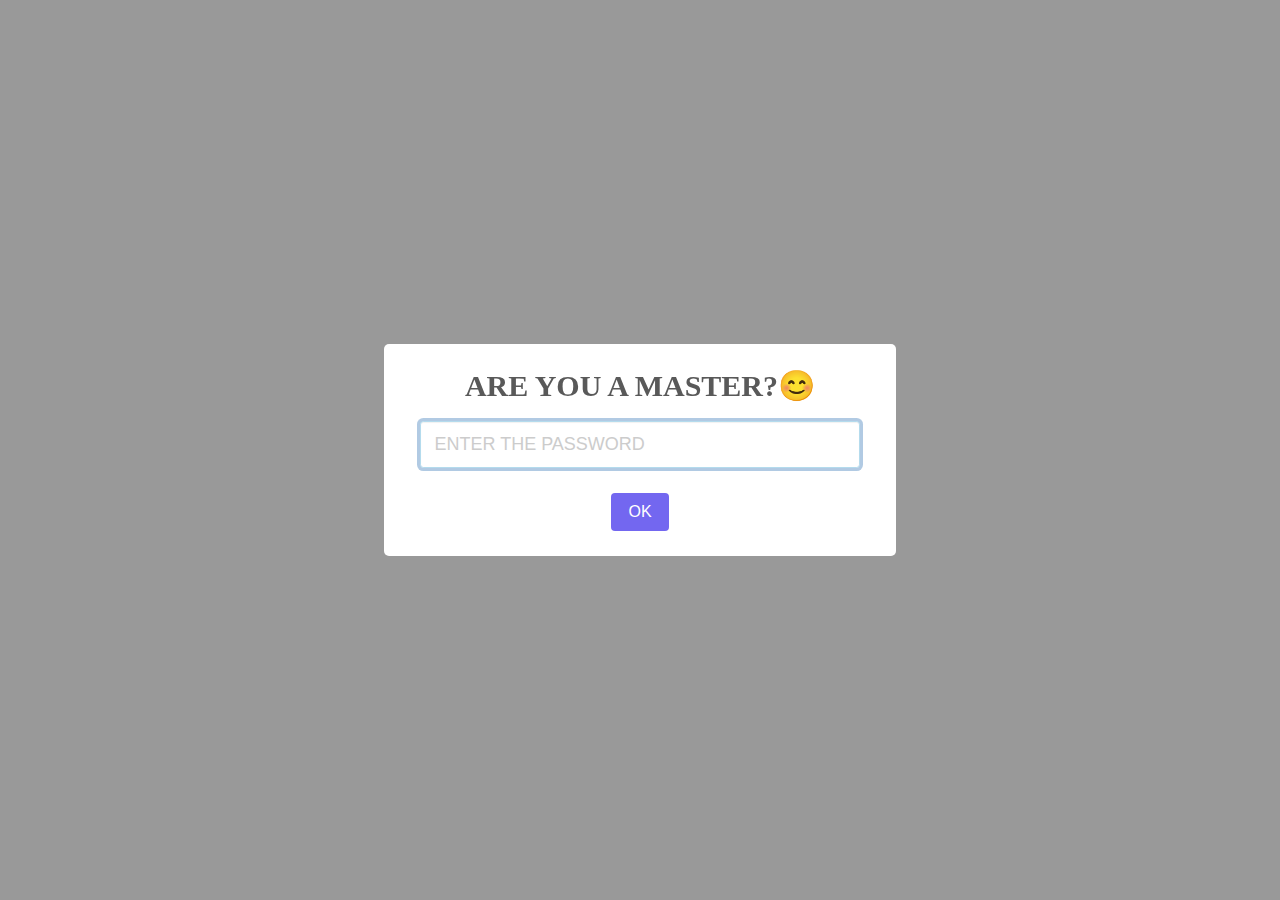
<file: password.html>
<!DOCTYPE html>
<html lang="en">
  <head>
    <meta charset="UTF-8" />
    <meta http-equiv="X-UA-Compatible" content="IE=edge" />
    <meta name="viewport" content="width=device-width, initial-scale=1.0" />
    <script src="sweetalert2.all.min.js"></script>
    <script>
      function checkMaster() {
        Swal.fire({
          title: "ARE YOU A MASTER?😊",
          input: "password",
          inputPlaceholder: "ENTER THE PASSWORD",
          inputAttributes: {
            maxlength: 10,
            autocapitalize: "off",
            autocorrect: "off",
          },
        }).then((result) => {
          if (result.value == "imsoyoung")
            Swal.fire({
              icon: "success",
              title: "HELLO MASTER 😘💗",
              type: "success",
            }).then(function () {
              window.location = "master.html";
            });
          else
            Swal.fire({
              icon: "error",
              title: "YOU ARE NOT A MASTER😠",
              text: "IF YOU ARE, PLEASE TRY AGAIN",
              type: "error",
            }).then(function () {
              window.location = "contact.html";
            });
        });
      }
    </script>
    <title>Document</title>
  </head>
  <body onload="checkMaster()"></body>
</html>
</file>
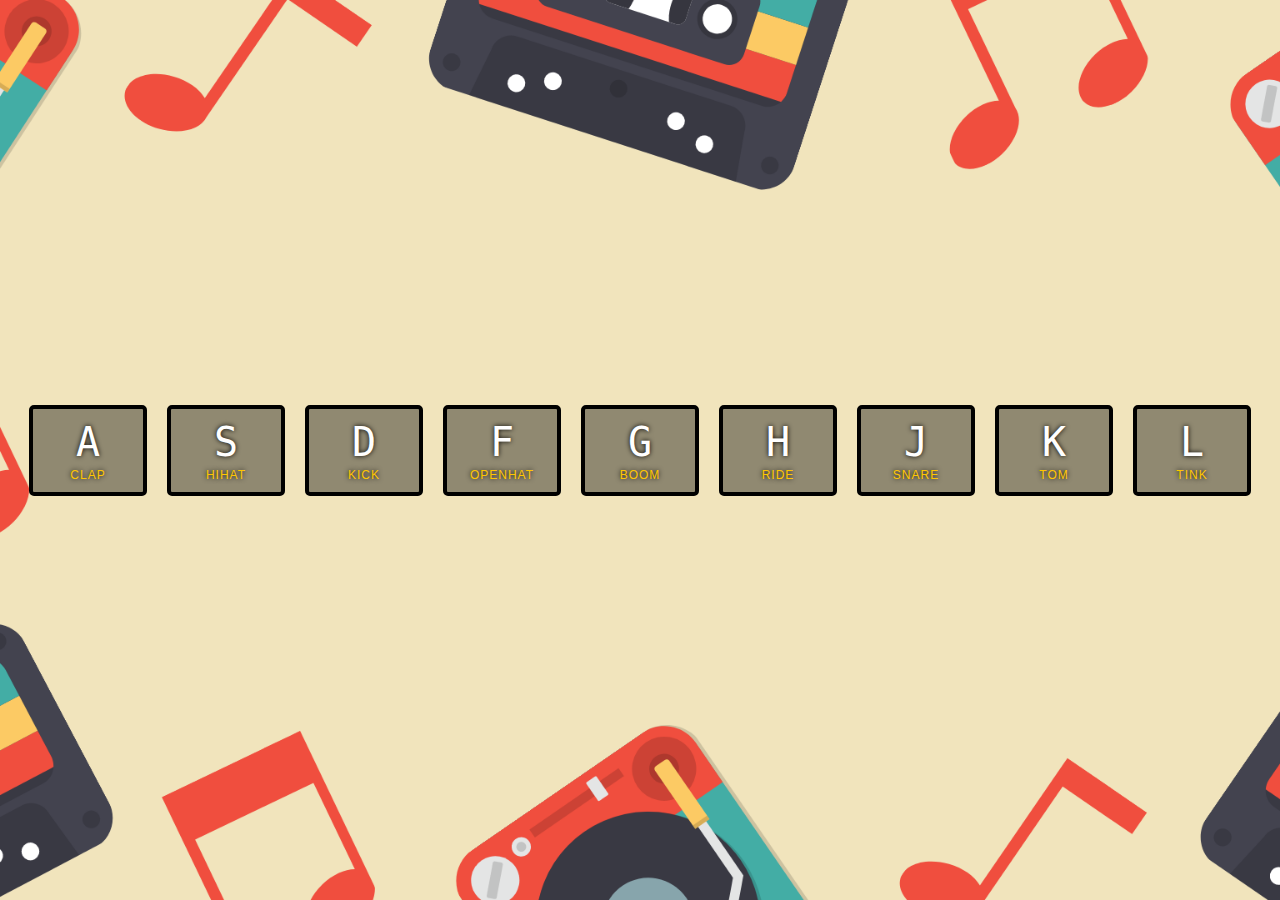
<file: projects/drum.html>
<!DOCTYPE html>
<html lang="en">
  <head>
    <meta charset="UTF-8" />
    <title>JS Drum Kit</title>
    <link rel="stylesheet" href="style.css" />
  </head>
  <body>
    <div class="keys">
      <div data-key="65" class="key">
        <kbd>A</kbd>
        <span class="sound">clap</span>
      </div>
      <div data-key="83" class="key">
        <kbd>S</kbd>
        <span class="sound">hihat</span>
      </div>
      <div data-key="68" class="key">
        <kbd>D</kbd>
        <span class="sound">kick</span>
      </div>
      <div data-key="70" class="key">
        <kbd>F</kbd>
        <span class="sound">openhat</span>
      </div>
      <div data-key="71" class="key">
        <kbd>G</kbd>
        <span class="sound">boom</span>
      </div>
      <div data-key="72" class="key">
        <kbd>H</kbd>
        <span class="sound">ride</span>
      </div>
      <div data-key="74" class="key">
        <kbd>J</kbd>
        <span class="sound">snare</span>
      </div>
      <div data-key="75" class="key">
        <kbd>K</kbd>
        <span class="sound">tom</span>
      </div>
      <div data-key="76" class="key">
        <kbd>L</kbd>
        <span class="sound">tink</span>
      </div>
    </div>

    <audio data-key="65" src="sounds/clap.wav"></audio>
    <audio data-key="83" src="sounds/hihat.wav"></audio>
    <audio data-key="68" src="sounds/kick.wav"></audio>
    <audio data-key="70" src="sounds/openhat.wav"></audio>
    <audio data-key="71" src="sounds/boom.wav"></audio>
    <audio data-key="72" src="sounds/ride.wav"></audio>
    <audio data-key="74" src="sounds/snare.wav"></audio>
    <audio data-key="75" src="sounds/tom.wav"></audio>
    <audio data-key="76" src="sounds/tink.wav"></audio>

    <script>
      function removeTransition(e) {
        if (e.propertyName !== "transform") return;
        e.target.classList.remove("playing");
      }

      function playSound(e) {
        const audio = document.querySelector(`audio[data-key="${e.keyCode}"]`);
        const key = document.querySelector(`div[data-key="${e.keyCode}"]`);
        if (!audio) return;

        key.classList.add("playing");
        audio.currentTime = 0;
        audio.play();
      }

      const keys = Array.from(document.querySelectorAll(".key"));
      keys.forEach((key) =>
        key.addEventListener("transitionend", removeTransition)
      );
      window.addEventListener("keydown", playSound);
    </script>
  </body>
</html>
</file>
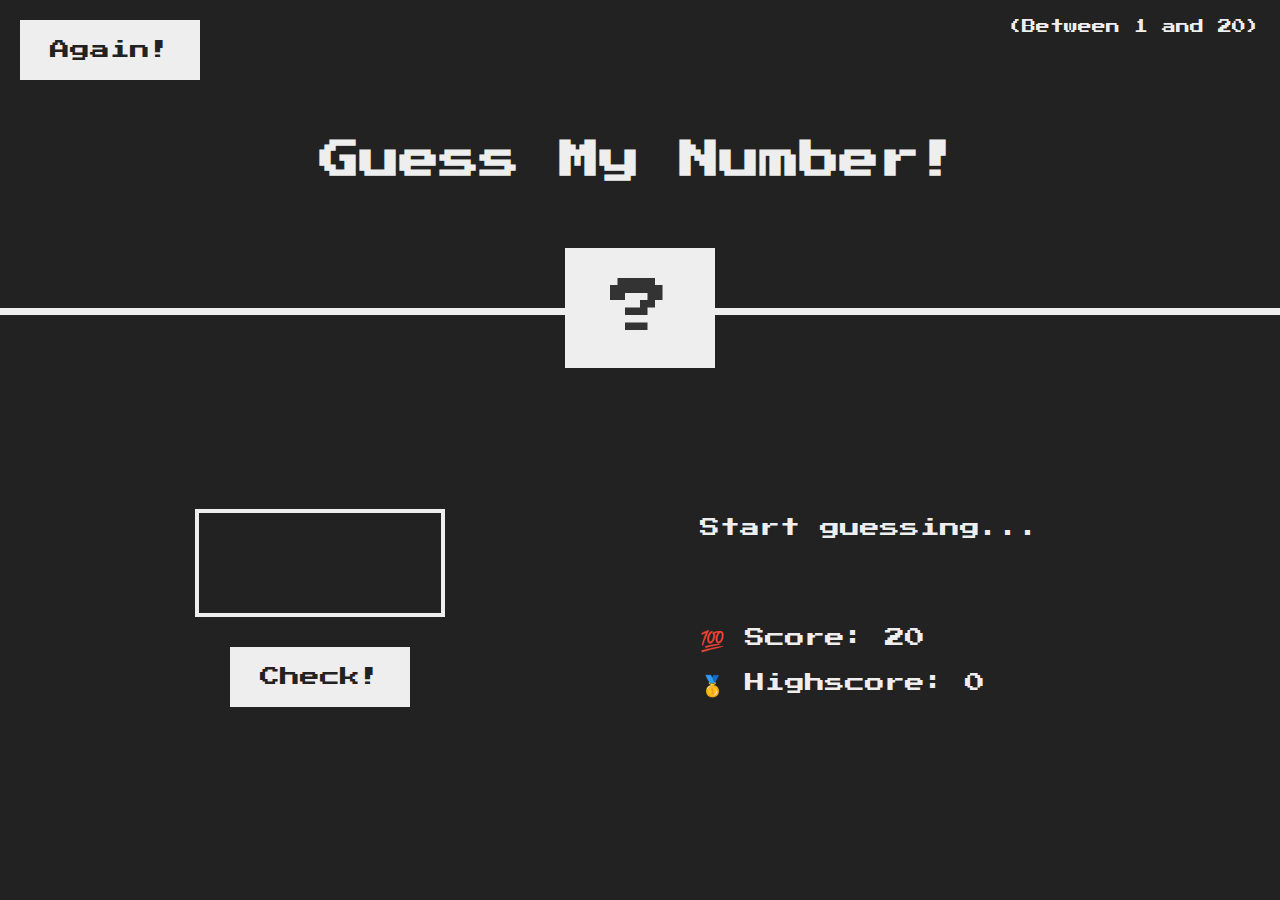
<file: projects/guess.html>
<!DOCTYPE html>
<html lang="en">
  <head>
    <meta charset="UTF-8" />
    <meta name="viewport" content="width=device-width, initial-scale=1.0" />
    <meta http-equiv="X-UA-Compatible" content="ie=edge" />
    <link rel="stylesheet" href="guess.css" />
    <title>Guess My Number!</title>
  </head>
  <body>
    <header>
      <h1>Guess My Number!</h1>
      <p class="between">(Between 1 and 20)</p>
      <button class="btn again">Again!</button>
      <div class="number">?</div>
    </header>
    <main>
      <section class="left">
        <input type="number" class="guess" />
        <button class="btn check">Check!</button>
      </section>
      <section class="right">
        <p class="message">Start guessing...</p>
        <p class="label-score">💯 Score: <span class="score">20</span></p>
        <p class="label-highscore">
          🥇 Highscore: <span class="highscore">0</span>
        </p>
      </section>
    </main>
    <script src="guess.js"></script>
  </body>
</html>
</file>
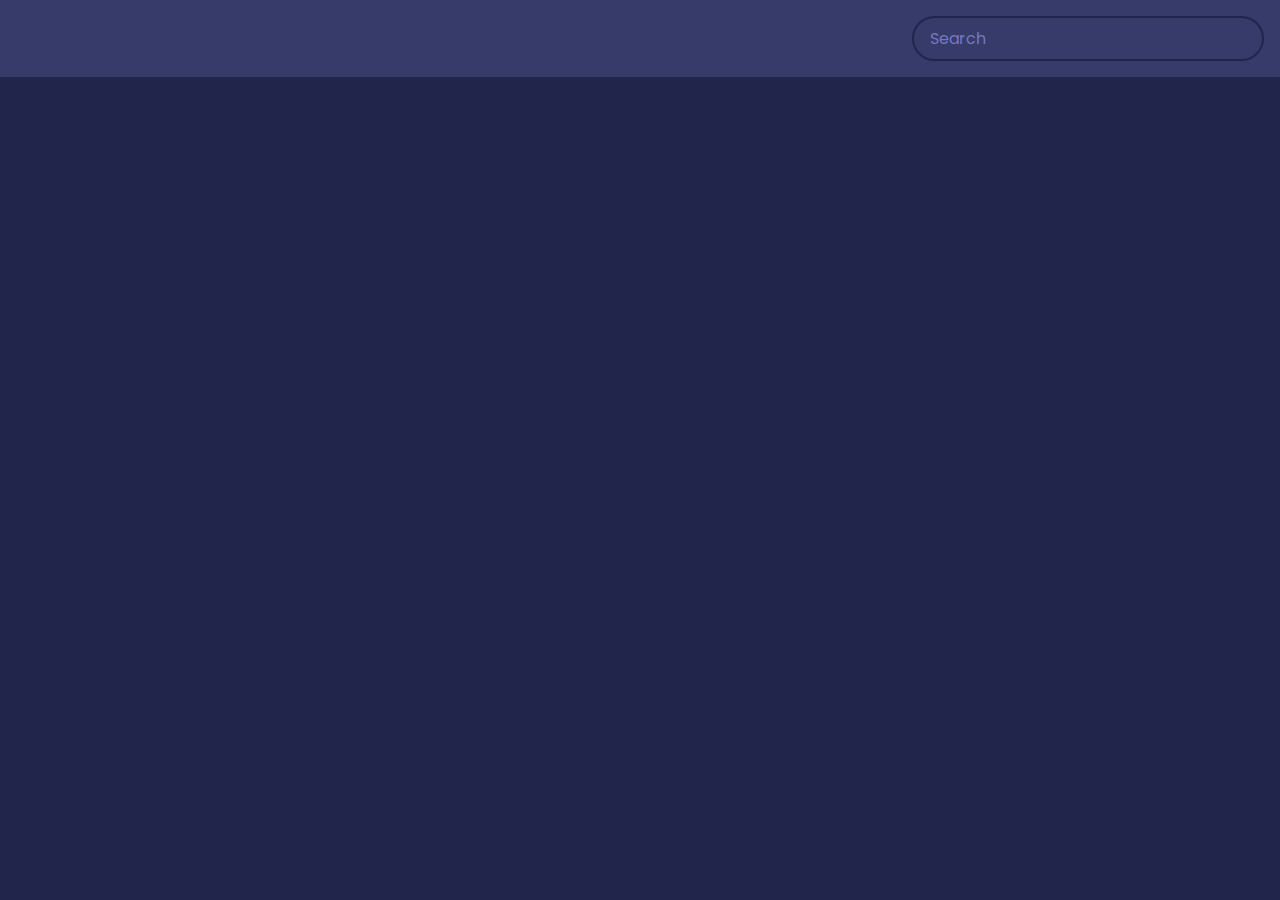
<file: projects/movie.html>
<!DOCTYPE html>
<html lang="en">
  <head>
    <meta charset="UTF-8" />
    <meta name="viewport" content="width=device-width, initial-scale=1.0" />
    <link rel="stylesheet" href="movie.css" />
    <title>Movie App</title>
  </head>
  <body>
    <header>
      <form id="form">
        <input type="text" id="search" class="search" placeholder="Search" />
      </form>
    </header>

    <main id="main"></main>

    <script src="movie.js"></script>
  </body>
</html>
</file>
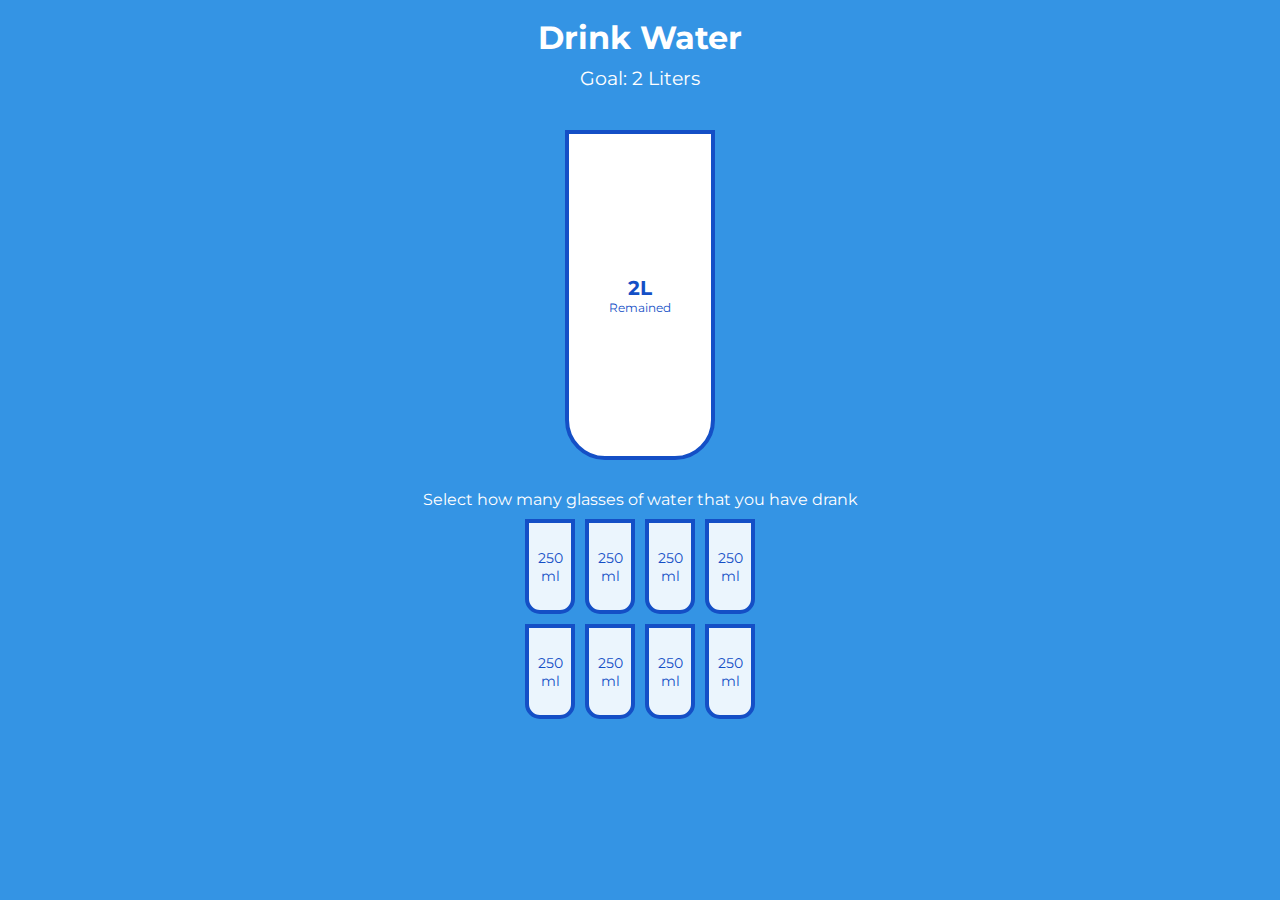
<file: projects/water.html>
<!DOCTYPE html>
<html lang="en">
  <head>
    <meta charset="UTF-8" />
    <meta name="viewport" content="width=device-width, initial-scale=1.0" />
    <link rel="stylesheet" href="water.css" />
    <title>Drink Water</title>
  </head>
  <body>
    <h1>Drink Water</h1>
    <h3>Goal: 2 Liters</h3>

    <div class="cup">
      <div class="remained" id="remained">
        <span id="liters"></span>
        <small>Remained</small>
      </div>

      <div class="percentage" id="percentage"></div>
    </div>

    <p class="text">Select how many glasses of water that you have drank</p>

    <div class="cups">
      <div class="cup cup-small">250 ml</div>
      <div class="cup cup-small">250 ml</div>
      <div class="cup cup-small">250 ml</div>
      <div class="cup cup-small">250 ml</div>
      <div class="cup cup-small">250 ml</div>
      <div class="cup cup-small">250 ml</div>
      <div class="cup cup-small">250 ml</div>
      <div class="cup cup-small">250 ml</div>
    </div>

    <script src="water.js"></script>
  </body>
</html>
</file>
<file: projects/style.css>
html {
  font-size: 10px;
  background: url("background.png") bottom center;
  background-size: cover;
}

body,
html {
  margin: 0;
  padding: 0;
  font-family: sans-serif;
}

.keys {
  display: flex;
  flex: 1;
  min-height: 100vh;
  align-items: center;
  justify-content: center;
}

.key {
  border: 0.4rem solid black;
  border-radius: 0.5rem;
  margin: 1rem;
  font-size: 1.5rem;
  padding: 1rem 0.5rem;
  transition: all 0.7s;
  width: 10rem;
  text-align: center;
  color: white;
  background: rgba(0, 0, 0, 0.4);
  text-shadow: 0 0 0.5rem black;
}

.playing {
  transform: scale(1.1);
  border-color: #ffc600;
  box-shadow: 0 0 1rem #ffc600;
}

kbd {
  display: block;
  font-size: 4rem;
}

.sound {
  font-size: 1.2rem;
  text-transform: uppercase;
  letter-spacing: 0.1rem;
  color: #ffc600;
}
</file>
<file: projects/guess.css>
@import url('https://fonts.googleapis.com/css?family=Press+Start+2P&display=swap');

* {
  margin: 0;
  padding: 0;
  box-sizing: inherit;
}

html {
  font-size: 62.5%;
  box-sizing: border-box;
}

body {
  font-family: 'Press Start 2P', sans-serif;
  color: #eee;
  background-color: #222;
  /* background-color: #60b347; */
}

/* LAYOUT */
header {
  position: relative;
  height: 35vh;
  border-bottom: 7px solid #eee;
}

main {
  height: 65vh;
  color: #eee;
  display: flex;
  align-items: center;
  justify-content: space-around;
}

.left {
  width: 52rem;
  display: flex;
  flex-direction: column;
  align-items: center;
}

.right {
  width: 52rem;
  font-size: 2rem;
}

/* ELEMENTS STYLE */
h1 {
  font-size: 4rem;
  text-align: center;
  position: absolute;
  width: 100%;
  top: 52%;
  left: 50%;
  transform: translate(-50%, -50%);
}

.number {
  background: #eee;
  color: #333;
  font-size: 6rem;
  width: 15rem;
  padding: 3rem 0rem;
  text-align: center;
  position: absolute;
  bottom: 0;
  left: 50%;
  transform: translate(-50%, 50%);
}

.between {
  font-size: 1.4rem;
  position: absolute;
  top: 2rem;
  right: 2rem;
}

.again {
  position: absolute;
  top: 2rem;
  left: 2rem;
}

.guess {
  background: none;
  border: 4px solid #eee;
  font-family: inherit;
  color: inherit;
  font-size: 5rem;
  padding: 2.5rem;
  width: 25rem;
  text-align: center;
  display: block;
  margin-bottom: 3rem;
}

.btn {
  border: none;
  background-color: #eee;
  color: #222;
  font-size: 2rem;
  font-family: inherit;
  padding: 2rem 3rem;
  cursor: pointer;
}

.btn:hover {
  background-color: #ccc;
}

.message {
  margin-bottom: 8rem;
  height: 3rem;
}

.label-score {
  margin-bottom: 2rem;
}
</file>
<file: projects/movie.css>
@import url('https://fonts.googleapis.com/css2?family=Poppins:wght@200;400&display=swap');

:root {
  --primary-color: #22254b;
  --secondary-color: #373b69;
}

* {
  box-sizing: border-box;
}

body {
  background-color: var(--primary-color);
  font-family: 'Poppins', sans-serif;
  margin: 0;
}

header {
  padding: 1rem;
  display: flex;
  justify-content: flex-end;
  background-color: var(--secondary-color);
}

.search {
  background-color: transparent;
  border: 2px solid var(--primary-color);
  border-radius: 50px;
  font-family: inherit;
  font-size: 1rem;
  padding: 0.5rem 1rem;
  color: #fff;
}

.search::placeholder {
  color: #7378c5;
}

.search:focus {
  outline: none;
  background-color: var(--primary-color);
}

main {
  display: flex;
  flex-wrap: wrap;
  justify-content: center;
}

.movie {
  width: 300px;
  margin: 1rem;
  background-color: var(--secondary-color);
  box-shadow: 0 4px 5px rgba(0, 0, 0, 0.2);
  position: relative;
  overflow: hidden;
  border-radius: 3px;
}

.movie img {
  width: 100%;
}

.movie-info {
  color: #eee;
  display: flex;
  align-items: center;
  justify-content: space-between;
  gap:0.2rem;
  padding: 0.5rem 1rem 1rem;
  letter-spacing: 0.5px;
}

.movie-info h3 {
  margin-top: 0;
}

.movie-info span {
  background-color: var(--primary-color);
  padding: 0.25rem 0.5rem;
  border-radius: 3px;
  font-weight: bold;
}

.movie-info span.green {
  color: lightgreen;
}

.movie-info span.orange {
  color: orange;
}

.movie-info span.red {
  color: red;
}

.overview {
  background-color: #fff;
  padding: 2rem;
  position: absolute;
  left: 0;
  bottom: 0;
  right: 0;
  max-height: 100%;
  transform: translateY(101%);
  overflow-y: auto;
  transition: transform 0.3s ease-in;
}

.movie:hover .overview {
  transform: translateY(0);
}
</file>
<file: projects/water.css>
@import url('https://fonts.googleapis.com/css?family=Montserrat:400,600&display=swap');

:root {
  --border-color: #144fc6;
  --fill-color: #6ab3f8;
}

* {
  box-sizing: border-box;
}

body {
  background-color: #3494e4;
  color: #fff;
  font-family: 'Montserrat', sans-serif;
  display: flex;
  flex-direction: column;
  align-items: center;
  margin-bottom: 40px;
}

h1 {
  margin: 10px 0 0;
}

h3 {
  font-weight: 400;
  margin: 10px 0;
}

.cup {
  background-color: #fff;
  border: 4px solid var(--border-color);
  color: var(--border-color);
  border-radius: 0 0 40px 40px;
  height: 330px;
  width: 150px;
  margin: 30px 0;
  display: flex;
  flex-direction: column;
  overflow: hidden;
}

.cup.cup-small {
  height: 95px;
  width: 50px;
  border-radius: 0 0 15px 15px;
  background-color: rgba(255, 255, 255, 0.9);
  cursor: pointer;
  font-size: 14px;
  align-items: center;
  justify-content: center;
  text-align: center;
  margin: 5px;
  transition: 0.3s ease;
}

.cup.cup-small.full {
  background-color: var(--fill-color);
  color: #fff;
}

.cups {
  display: flex;
  flex-wrap: wrap;
  align-items: center;
  justify-content: center;
  width: 280px;
}

.remained {
  display: flex;
  flex-direction: column;
  align-items: center;
  justify-content: center;
  text-align: center;
  flex: 1;
  transition: 0.3s ease;
}

.remained span {
  font-size: 20px;
  font-weight: bold;
}

.remained small {
  font-size: 12px;
}

.percentage {
  background-color: var(--fill-color);
  display: flex;
  align-items: center;
  justify-content: center;
  font-weight: bold;
  font-size: 30px;
  height: 0;
  transition: 0.3s ease;
}

.text {
  text-align: center;
  margin: 0 0 5px;
}
</file>
